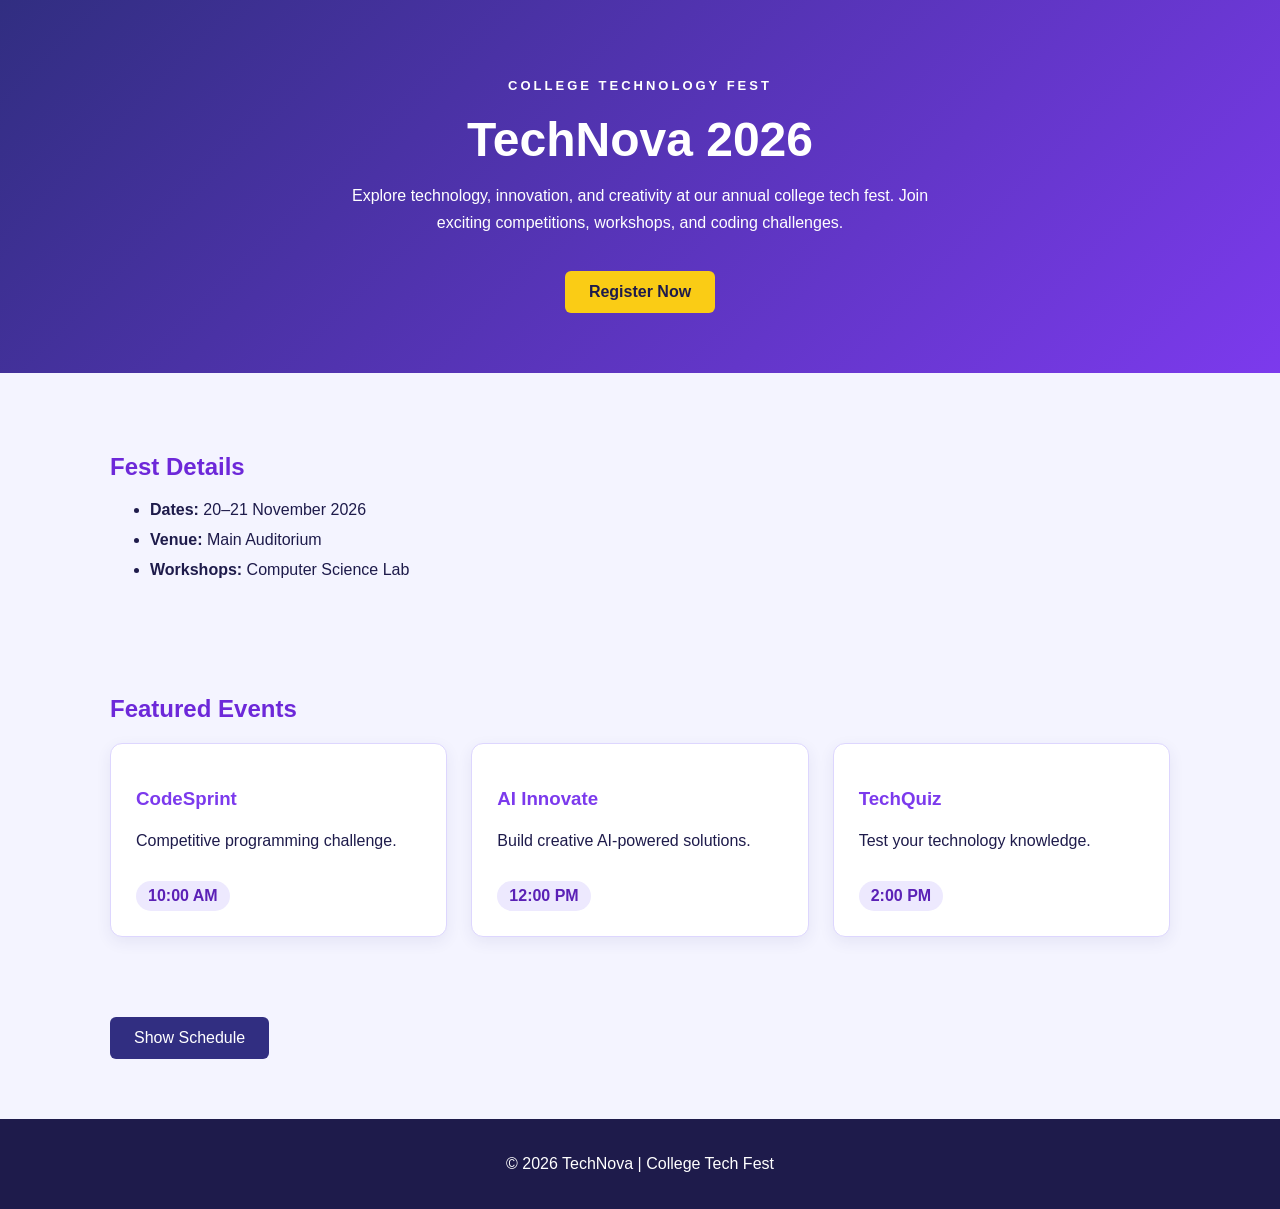
<file: index.html>
<!DOCTYPE html>
<html lang="en">
<head>
    <meta charset="UTF-8">
    <meta name="viewport" content="width=device-width, initial-scale=1.0">
    <meta name="description" content="Explore TechNova 2026, our college technology fest.">
    <title>TechNova 2026 | College Tech Fest</title>
    <link rel="stylesheet" href="style.css">
    <script src="script.js" defer></script>
</head>
<body>

    <header class="hero">
        <p class="fest-label">COLLEGE TECHNOLOGY FEST</p>
        <h1>TechNova 2026</h1>
        <p>
            Explore technology, innovation, and creativity at our
            annual college tech fest. Join exciting competitions,
            workshops, and coding challenges.
        </p>

        <a class="register-btn"
           href="https://forms.google.com/"
           target="_blank"
           rel="noopener noreferrer">
            Register Now
        </a>
    </header>

    <main>
        <section class="fest-details">
            <h2>Fest Details</h2>

            <ul>
                <li><strong>Dates:</strong> 20–21 November 2026</li>
                <li><strong>Venue:</strong> Main Auditorium</li>
                <li><strong>Workshops:</strong> Computer Science Lab</li>
            </ul>
        </section>

        <section class="events-section">
            <h2>Featured Events</h2>

            <div class="event-container">
                <article class="event-card">
                    <h3>CodeSprint</h3>
                    <p>Competitive programming challenge.</p>
                    <span>10:00 AM</span>
                </article>

                <article class="event-card">
                    <h3>AI Innovate</h3>
                    <p>Build creative AI-powered solutions.</p>
                    <span>12:00 PM</span>
                </article>

                <article class="event-card">
                    <h3>TechQuiz</h3>
                    <p>Test your technology knowledge.</p>
                    <span>2:00 PM</span>
                </article>
            </div>
        </section>

        <section class="schedule-section">
            <button
                id="schedule-toggle"
                class="schedule-btn"
                type="button"
                aria-expanded="false"
                aria-controls="schedule">
                Show Schedule
            </button>

            <div id="schedule" class="schedule hidden">
                <h2>Event Schedule</h2>
                <p>10:00 AM – CodeSprint</p>
                <p>12:00 PM – AI Innovate</p>
                <p>2:00 PM – TechQuiz</p>
            </div>
        </section>
    </main>

    <footer>
        <p>© 2026 TechNova | College Tech Fest</p>
    </footer>

</body>
</html>
</file>
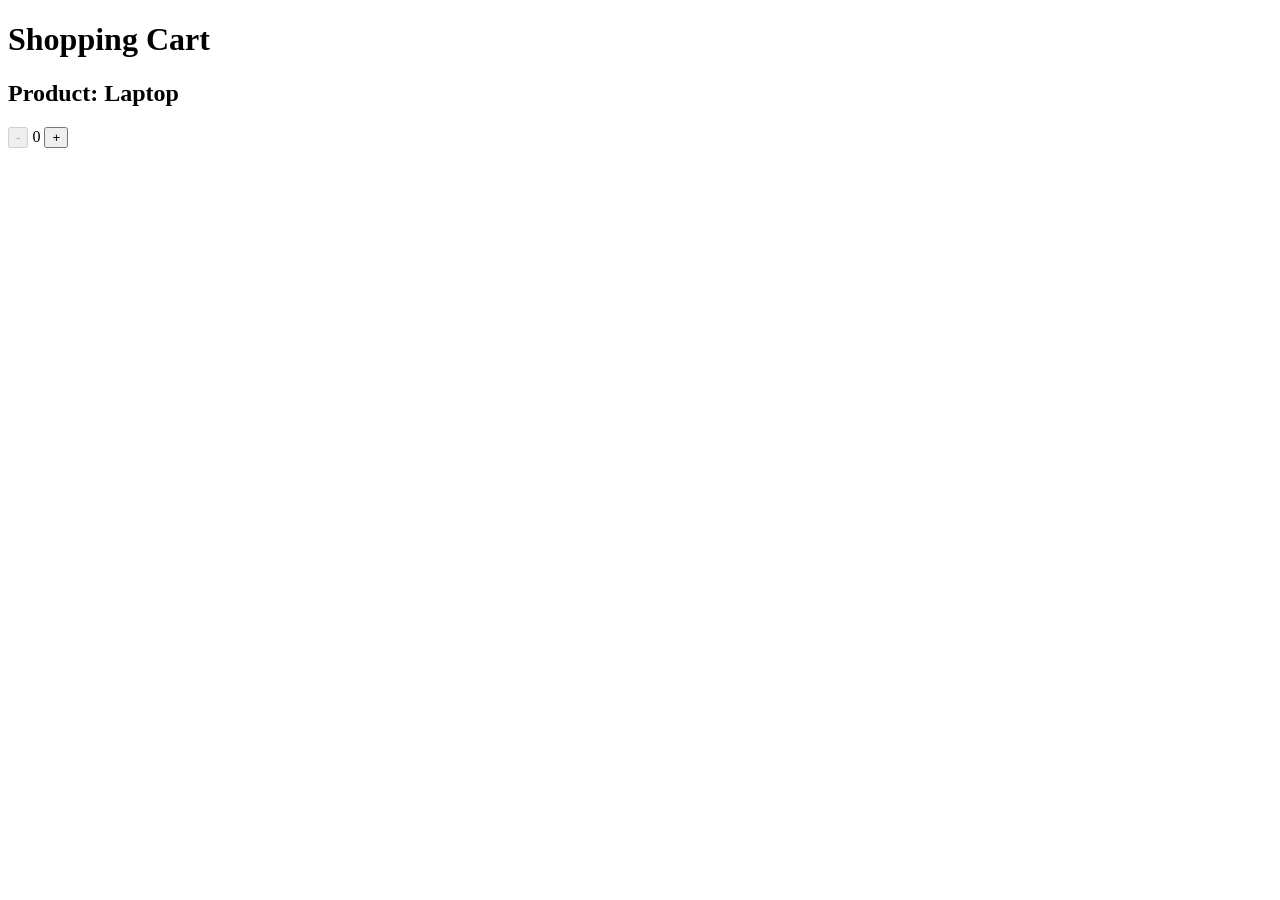
<file: cart.html>
<!DOCTYPE html>
<html lang="en">
<head>
    <meta charset="UTF-8">
    <meta name="viewport" content="width=device-width, initial-scale=1.0">
    <meta name="description" content="Simple shopping cart quantity counter.">
    <title>Shopping Cart</title>
</head>
<body>

    <main>
        <h1>Shopping Cart</h1>

        <section aria-label="Cart quantity">
            <h2>Product: Laptop</h2>

            <button id="decrease-btn" type="button"
                    aria-label="Decrease quantity">
                -
            </button>

            <span id="quantity" aria-live="polite">0</span>

            <button id="increase-btn" type="button"
                    aria-label="Increase quantity">
                +
            </button>
        </section>
    </main>

    <script src="cart.js" defer></script>
</body>
</html>
</file>
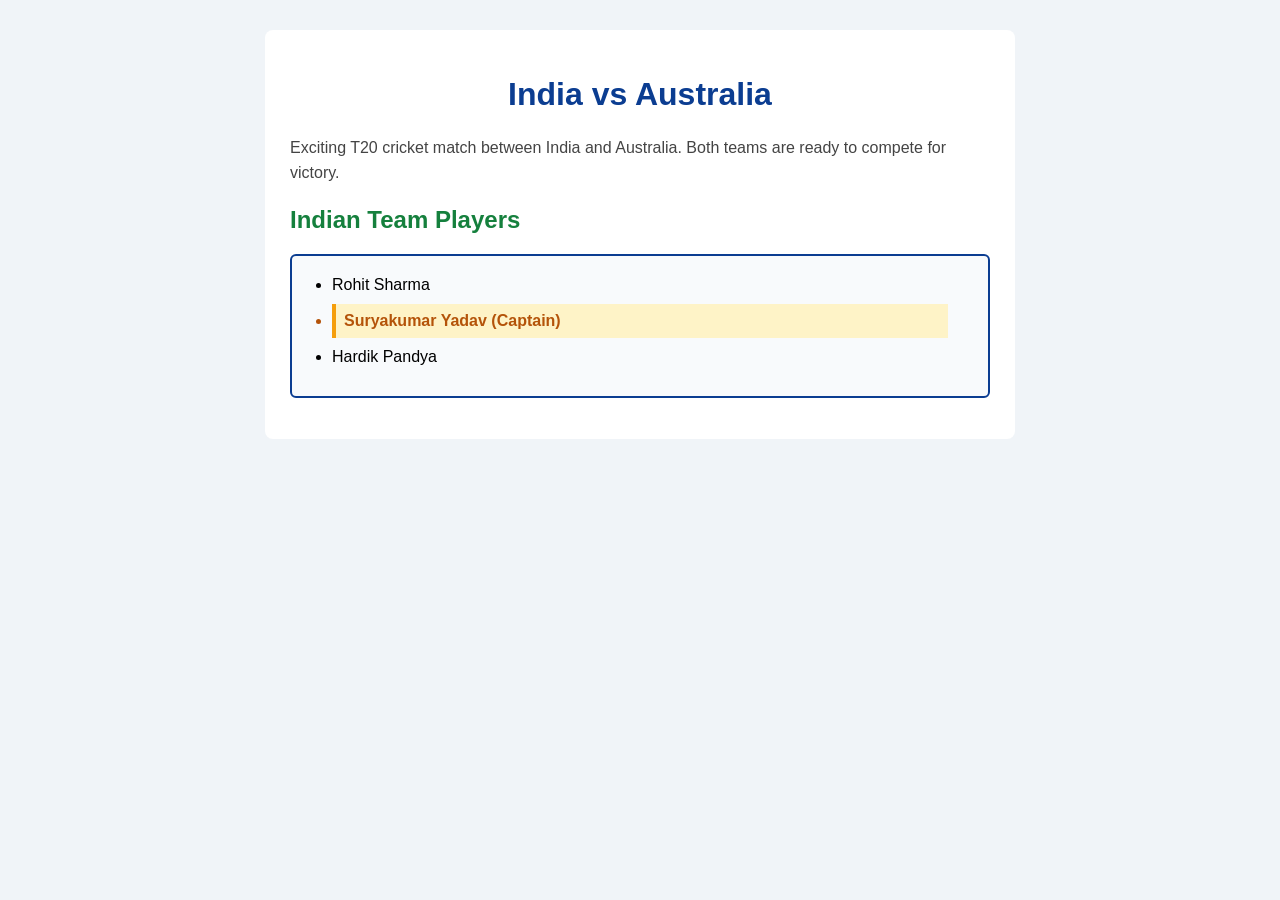
<file: score.html>
<!DOCTYPE html>
<html lang="en">
<head>
    <meta charset="UTF-8">
    <meta name="viewport" content="width=device-width, initial-scale=1.0">
    <meta name="description" content="India vs Australia cricket match score and players.">
    <title>Cricket Match Score</title>
    <link rel="stylesheet" href="score.css">
</head>
<body>

    <main class="score-container">
        <h1>India vs Australia</h1>

        <p class="match-description">
            Exciting T20 cricket match between India and Australia.
            Both teams are ready to compete for victory.
        </p>

        <section>
            <h2>Indian Team Players</h2>

            <ul class="player-list">
                <li>Rohit Sharma</li>
                <li class="captain">Suryakumar Yadav (Captain)</li>
                <li>Hardik Pandya</li>
            </ul>
        </section>
    </main>

</body>
</html>
</file>
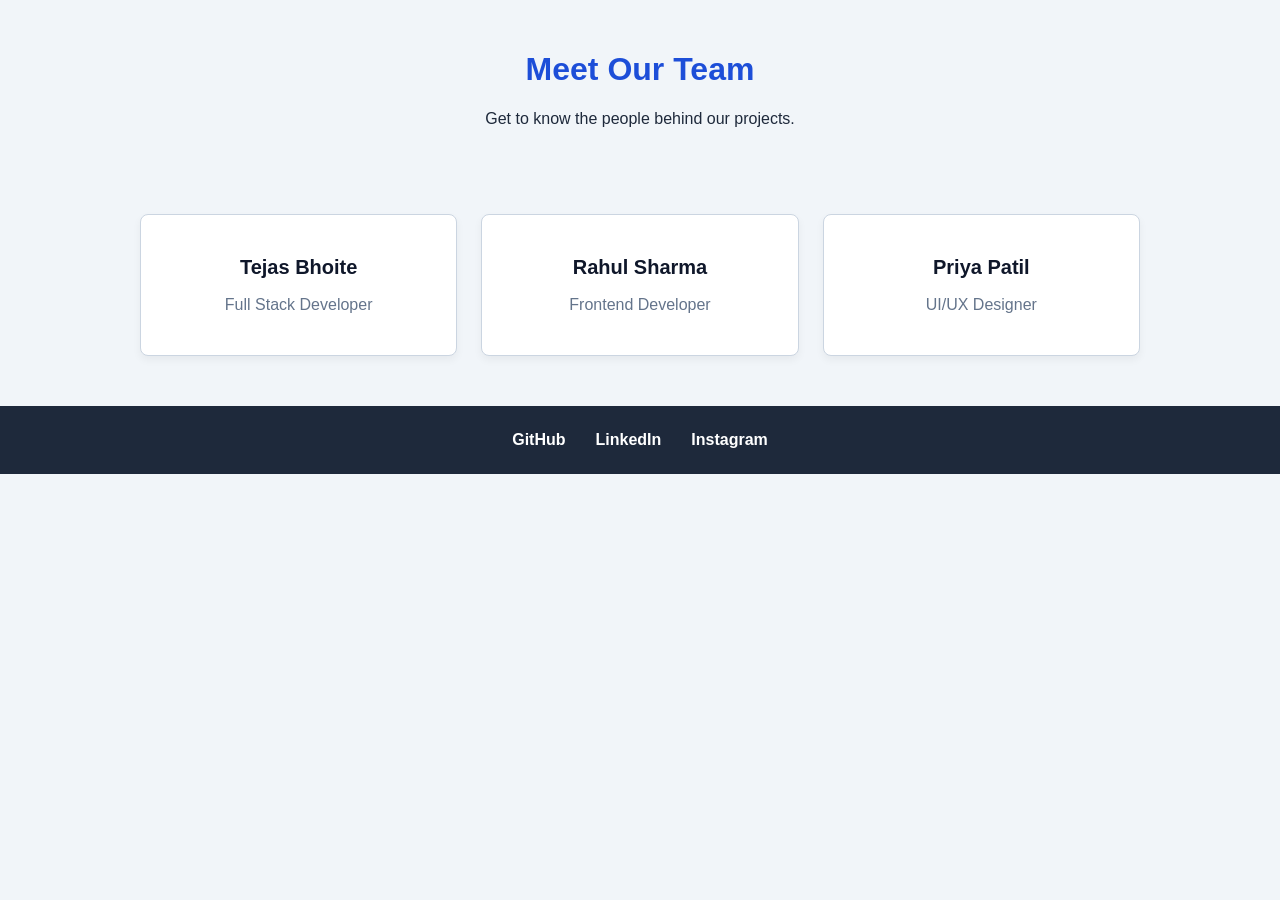
<file: team.html>
<!DOCTYPE html>
<html lang="en">
<head>
    <meta charset="UTF-8">
    <meta name="viewport" content="width=device-width, initial-scale=1.0">
    <meta name="description" content="Meet our software development team.">
    <title>Our Team</title>
    <link rel="stylesheet" href="team.css">
</head>
<body>

    <header class="page-header">
        <h1>Meet Our Team</h1>
        <p>Get to know the people behind our projects.</p>
    </header>

    <main>
        <section class="team-container" aria-label="Team members">

            <article class="team-card">
                <h2>Tejas Bhoite</h2>
                <p>Full Stack Developer</p>
            </article>

            <article class="team-card">
                <h2>Rahul Sharma</h2>
                <p>Frontend Developer</p>
            </article>

            <article class="team-card">
                <h2>Priya Patil</h2>
                <p>UI/UX Designer</p>
            </article>

        </section>
    </main>

    <footer class="social-footer">
        <a href="https://github.com/" target="_blank"
           rel="noopener noreferrer">GitHub</a>

        <a href="https://www.linkedin.com/" target="_blank"
           rel="noopener noreferrer">LinkedIn</a>

        <a href="https://www.instagram.com/" target="_blank"
           rel="noopener noreferrer">Instagram</a>
    </footer>

</body>
</html>
</file>
<file: style.css>
/* General styling */
* {
    box-sizing: border-box;
}

body {
    margin: 0;
    font-family: "Segoe UI", Arial, sans-serif;
    background-color: #f4f4ff;
    color: #1e1b4b;
}

/* Hero section */
.hero {
    background: linear-gradient(135deg, #312e81, #7c3aed);
    color: #ffffff;
    text-align: center;
    padding: 60px 20px;
}

.fest-label {
    font-size: 13px;
    font-weight: bold;
    letter-spacing: 3px;
}

.hero h1 {
    font-size: 48px;
    margin: 15px 0;
}

.hero p {
    max-width: 600px;
    margin: 15px auto;
    line-height: 1.7;
}

/* Registration link */
.register-btn {
    display: inline-block;
    margin-top: 20px;
    padding: 12px 24px;
    background-color: #facc15;
    color: #1e1b4b;
    text-decoration: none;
    font-weight: bold;
    border-radius: 6px;
}

.register-btn:hover {
    background-color: #fde68a;
}

/* Fest details */
.fest-details,
.events-section,
.schedule-section {
    max-width: 1100px;
    margin: 40px auto;
    padding: 20px;
}

h2 {
    color: #6d28d9;
}

.fest-details li {
    margin-bottom: 12px;
}

/* Event cards using Flexbox */
.event-container {
    display: flex;
    justify-content: space-between;
    gap: 24px;
}

.event-card {
    flex: 1;
    padding: 25px;
    background-color: #ffffff;
    border: 1px solid #ddd6fe;
    border-radius: 12px;
    box-shadow: 0 5px 15px rgba(49, 46, 129, 0.08);
}

.event-card h3 {
    color: #7c3aed;
}

.event-card p {
    line-height: 1.5;
}

.event-card span {
    display: inline-block;
    margin-top: 12px;
    padding: 6px 12px;
    background-color: #ede9fe;
    color: #5b21b6;
    border-radius: 20px;
    font-weight: bold;
}

/* Schedule button */
.schedule-btn {
    padding: 12px 24px;
    background-color: #312e81;
    color: #ffffff;
    border: none;
    border-radius: 6px;
    font-size: 16px;
    cursor: pointer;
}

.schedule-btn:hover {
    background-color: #6d28d9;
}

/* Hidden schedule */
.hidden {
    display: none;
}

.schedule {
    margin-top: 20px;
    padding: 20px;
    background-color: #ffffff;
    border-left: 5px solid #7c3aed;
    border-radius: 8px;
}

/* Footer */
footer {
    padding: 20px;
    text-align: center;
    background-color: #1e1b4b;
    color: #ffffff;
}

/* Responsive layout */
@media (max-width: 700px) {
    .hero h1 {
        font-size: 36px;
    }

    .event-container {
        flex-direction: column;
    }

    .event-card {
        width: 100%;
    }
}
</file>
<file: score.css>
/* General page styling */
body {
    background-color: #f0f4f8;
    font-family: Arial, sans-serif;
    margin: 0;
    padding: 30px;
}

/* Main content */
.score-container {
    max-width: 700px;
    margin: 0 auto;
    background-color: #ffffff;
    padding: 25px;
    border-radius: 8px;
}

/* Match heading */
h1 {
    color: #0b3d91;
    text-align: center;
}

/* Section heading */
h2 {
    color: #15803d;
}

/* Match description */
.match-description {
    color: #444444;
    line-height: 1.6;
}

/* Player list */
.player-list {
    background-color: #f8fafc;
    border: 2px solid #0b3d91;
    padding: 20px 40px;
    border-radius: 6px;
}

/* Individual players */
.player-list li {
    margin-bottom: 10px;
}

/* Captain highlight */
.captain {
    color: #b45309;
    font-weight: bold;
    background-color: #fef3c7;
    padding: 8px;
    border-left: 4px solid #f59e0b;
}
</file>
<file: team.css>
/* General page styling */
body {
    margin: 0;
    font-family: Arial, sans-serif;
    background-color: #f1f5f9;
    color: #1e293b;
}

/* Page heading */
.page-header {
    text-align: center;
    padding: 30px 20px;
}

.page-header h1 {
    color: #1d4ed8;
}

/* Team card layout using Flexbox */
.team-container {
    display: flex;
    justify-content: space-between;
    gap: 24px;
    max-width: 1000px;
    margin: 20px auto;
    padding: 20px;
}

/* Individual team cards */
.team-card {
    flex: 1;
    background-color: #ffffff;
    padding: 25px;
    text-align: center;
    border: 1px solid #cbd5e1;
    border-radius: 8px;
    box-shadow: 0 4px 8px rgba(0, 0, 0, 0.05);
}

.team-card h2 {
    color: #0f172a;
    font-size: 20px;
}

.team-card p {
    color: #64748b;
}

/* Footer with horizontal social links */
.social-footer {
    display: flex;
    justify-content: center;
    gap: 30px;
    padding: 25px;
    margin-top: 30px;
    background-color: #1e293b;
}

.social-footer a {
    color: #ffffff;
    text-decoration: none;
    font-weight: bold;
}

.social-footer a:hover {
    color: #93c5fd;
    text-decoration: underline;
}

/* Responsive layout for smaller screens */
@media (max-width: 600px) {
    .team-container {
        flex-direction: column;
    }

    .social-footer {
        flex-wrap: wrap;
        gap: 16px;
    }
}
</file>
